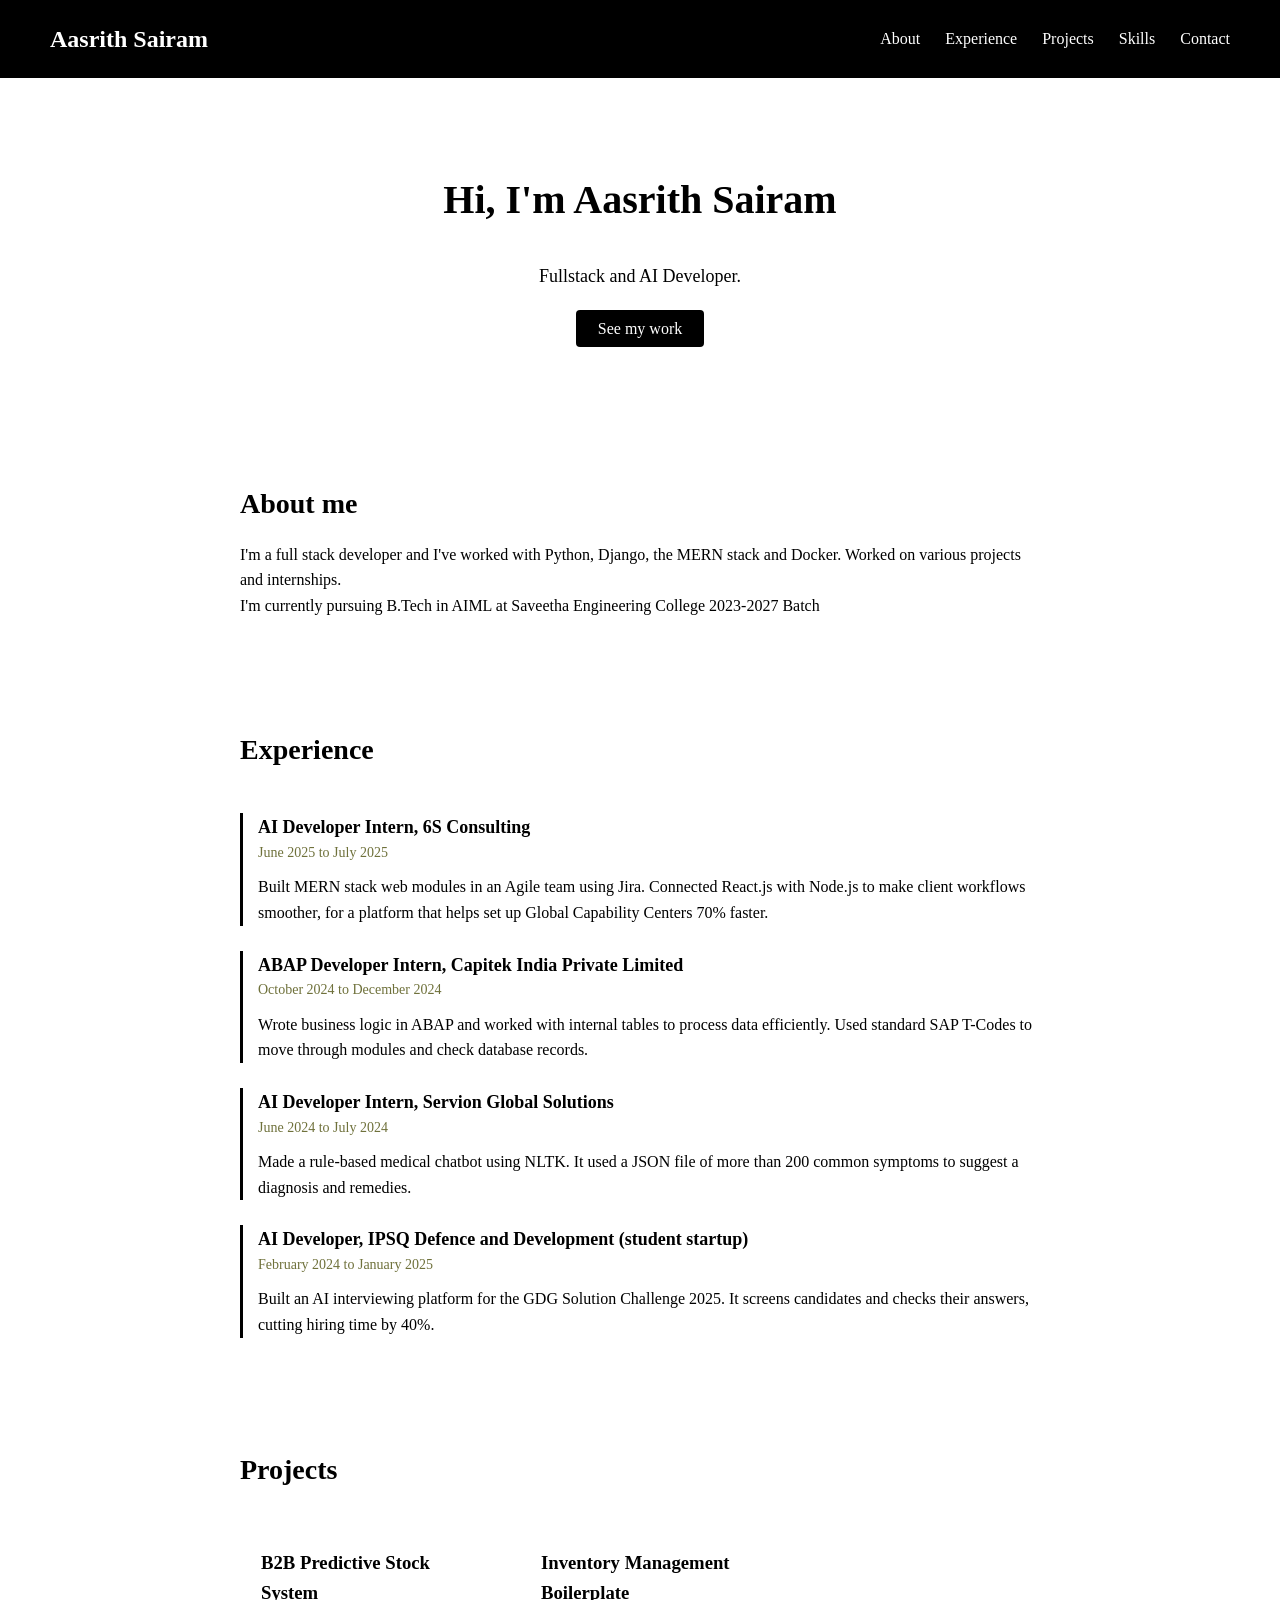
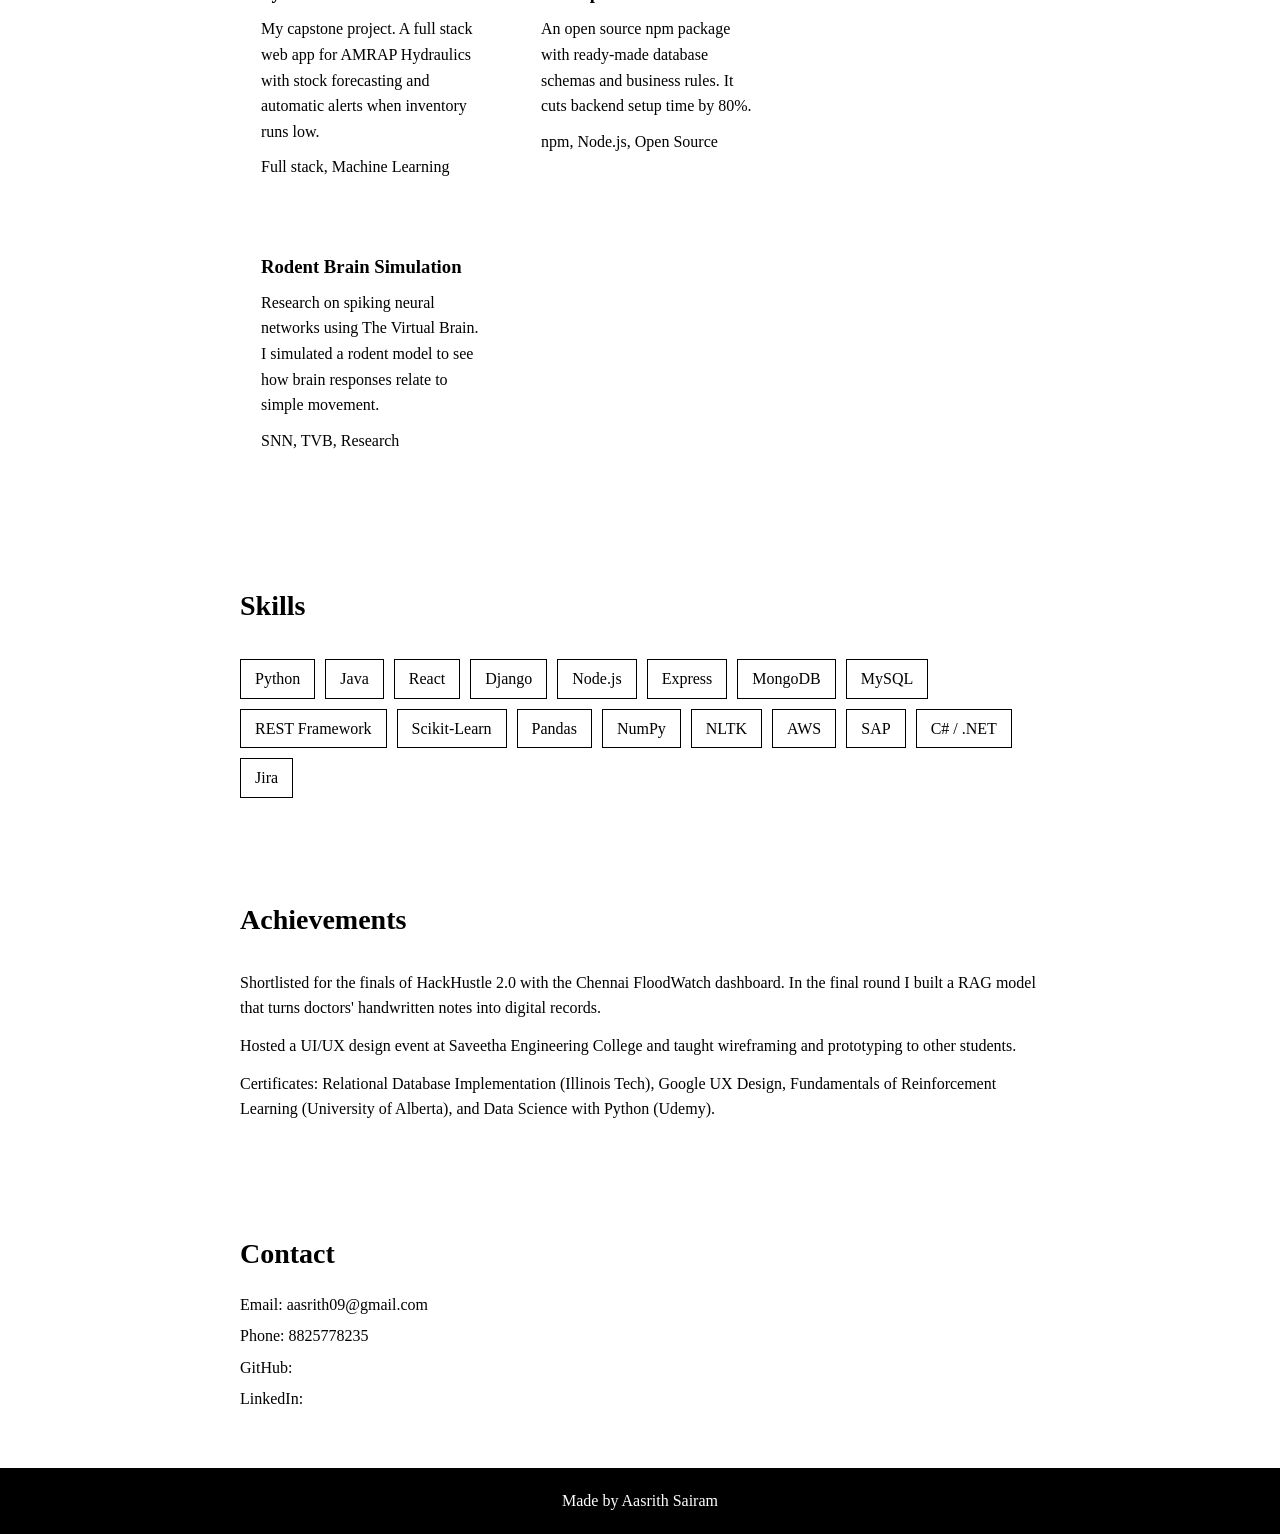
<file: portfolio/portfolio/index.html>
<html>

<head>

  <title>Aasrith Sairam - Full Stack Developer</title>
  <link rel="stylesheet" href="style.css">
</head>

<body>

  <header>
    <h1>Aasrith Sairam</h1>
    <ul>
      <li><a href="#about">About</a></li>
      <li><a href="#experience">Experience</a></li>
      <li><a href="#projects">Projects</a></li>
      <li><a href="#skills">Skills</a></li>
      <li><a href="#contact">Contact</a></li>
    </ul>
  </header>

  <section class="intro">
    <h2>Hi, I'm Aasrith Sairam</h2>
    <p>Fullstack and AI Developer.</p>
    <a class="button" href="#projects">See my work</a>
  </section>

  <section id="about">
    <h2>About me</h2>
    <p>I'm a full stack developer and I've worked with Python, Django, the MERN stack and Docker.
      Worked on various projects and internships.
      <br>
      I'm currently pursuing B.Tech in AIML at Saveetha Engineering College
      2023-2027 Batch
    </p>
  </section>

  <section id="experience">
    <h2>Experience</h2>
    <div class="job">
      <h3>AI Developer Intern, 6S Consulting</h3>
      <p class="date">June 2025 to July 2025</p>
      <p>Built MERN stack web modules in an Agile team using Jira. Connected React.js with Node.js to make client
        workflows smoother, for a platform that helps set up Global Capability Centers 70% faster.</p>

    </div>

    <div class="job">
      <h3>ABAP Developer Intern, Capitek India Private Limited</h3>
      <p class="date">October 2024 to December 2024</p>
      <p>Wrote business logic in ABAP and worked with internal tables to process data efficiently. Used standard SAP
        T-Codes to move through modules and check database records.</p>
    </div>

    <div class="job">
      <h3>AI Developer Intern, Servion Global Solutions</h3>
      <p class="date">June 2024 to July 2024</p>
      <p>Made a rule-based medical chatbot using NLTK. It used a JSON file of more than 200 common symptoms to suggest a
        diagnosis and remedies.</p>
    </div>

    <div class="job">
      <h3>AI Developer, IPSQ Defence and Development (student startup)</h3>
      <p class="date">February 2024 to January 2025</p>
      <p>Built an AI interviewing platform for the GDG Solution Challenge 2025. It screens candidates and checks their
        answers, cutting hiring time by 40%.</p>

    </div>
  </section>

  <section id="projects">
    <h2>Projects</h2>
    <div class="cards">
      <div class="card">
        <h3>B2B Predictive Stock System</h3>
        <p>My capstone project. A full stack web app for AMRAP Hydraulics with stock forecasting and automatic alerts
          when inventory runs low.</p>
        <p class="tech">Full stack, Machine Learning</p>
      </div>
      <div class="card">
        <h3>Inventory Management Boilerplate</h3>
        <p>An open source npm package with ready-made database schemas and business rules. It cuts backend setup time by
          80%.</p>
        <p class="tech">npm, Node.js, Open Source</p>
      </div>
      <div class="card">
        <h3>Rodent Brain Simulation</h3>
        <p>Research on spiking neural networks using The Virtual Brain. I simulated a rodent model to see how brain
          responses relate to simple movement.</p>
        <p class="tech">SNN, TVB, Research</p>
      </div>
    </div>
  </section>

  <section id="skills">
    <h2>Skills</h2>
    <ul class="skills">
      <li>Python</li>
      <li>Java</li>
      <li>React</li>
      <li>Django</li>
      <li>Node.js</li>
      <li>Express</li>
      <li>MongoDB</li>
      <li>MySQL</li>
      <li>REST Framework</li>
      <li>Scikit-Learn</li>
      <li>Pandas</li>
      <li>NumPy</li>
      <li>NLTK</li>
      <li>AWS</li>
      <li>SAP</li>
      <li>C# / .NET</li>
      <li>Jira</li>
    </ul>
  </section>

  <section id="achievements">
    <h2>Achievements</h2>
    <p class="item">Shortlisted for the finals of HackHustle 2.0 with the Chennai FloodWatch dashboard. In the final
      round I built a RAG model that turns doctors' handwritten notes into digital records.</p>
    <p class="item">Hosted a UI/UX design event at Saveetha Engineering College and taught wireframing and prototyping
      to other students.</p>
    <p class="item">Certificates: Relational Database Implementation (Illinois Tech), Google UX Design, Fundamentals of
      Reinforcement Learning (University of Alberta), and Data Science with Python (Udemy).</p>
  </section>

  <section id="contact">
    <h2>Contact</h2>
    <p>Email: aasrith09@gmail.com</p>
    <p>Phone: 8825778235</p>
    <p>GitHub: <a href="https://github.com/"></a></p>
    <p>LinkedIn: <a href="https://www.linkedin.com/"></a></p>
  </section>

  <footer>
    <p>Made by Aasrith Sairam</p>
  </footer>

</body>

</html>
</file>
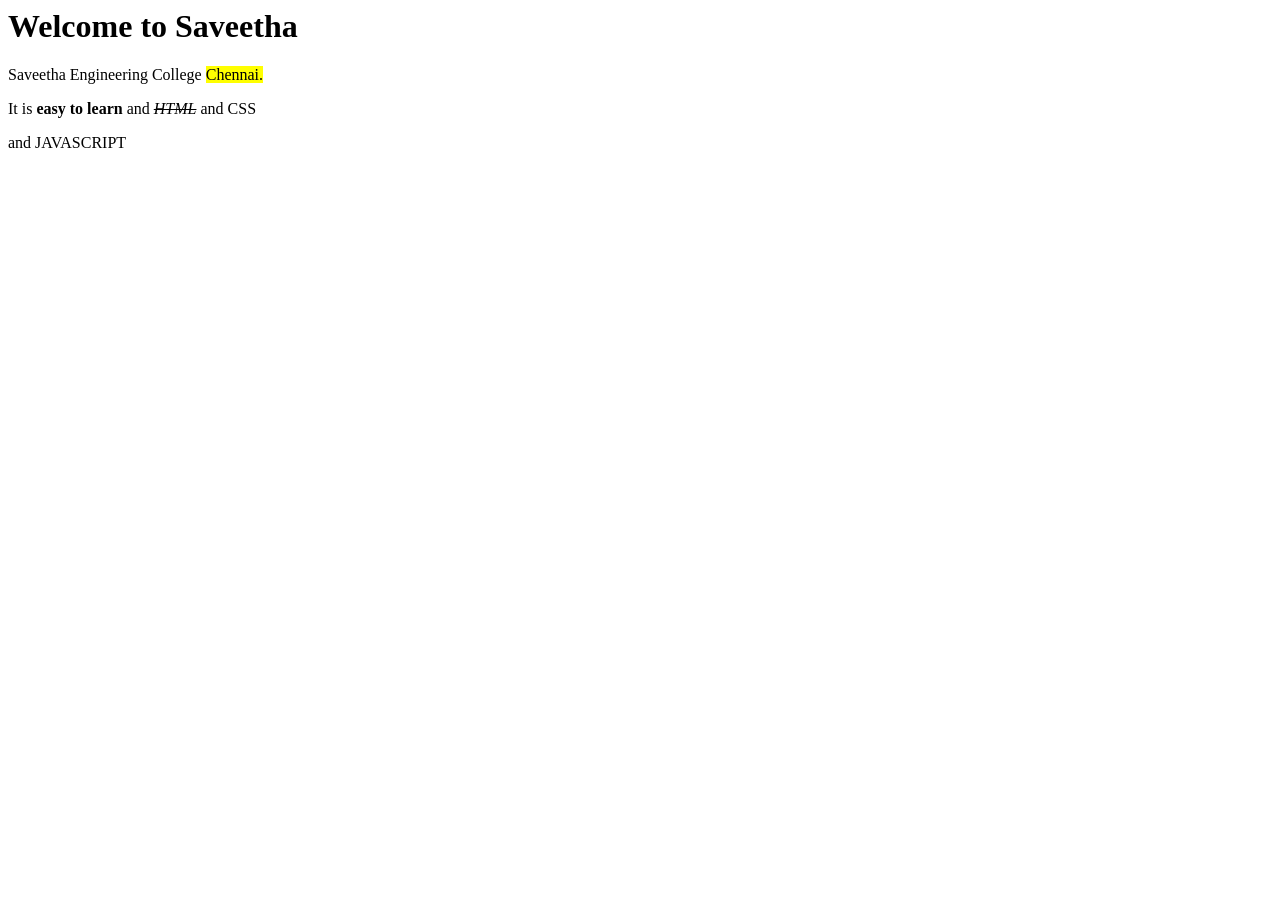
<file: Frontend/Demo.html>
<html>

<head>
    <title>
        Demo
    </title>
</head>

<body>
    <h1>Welcome to Saveetha</h1>
    <p>Saveetha Engineering College <mark>Chennai.</mark></p>
    <p>It is <b>easy to learn</b> and <del><em>HTML</em></del> and CSS</p>
    <p>and JAVASCRIPT</p>
</body>

</html>
</file>
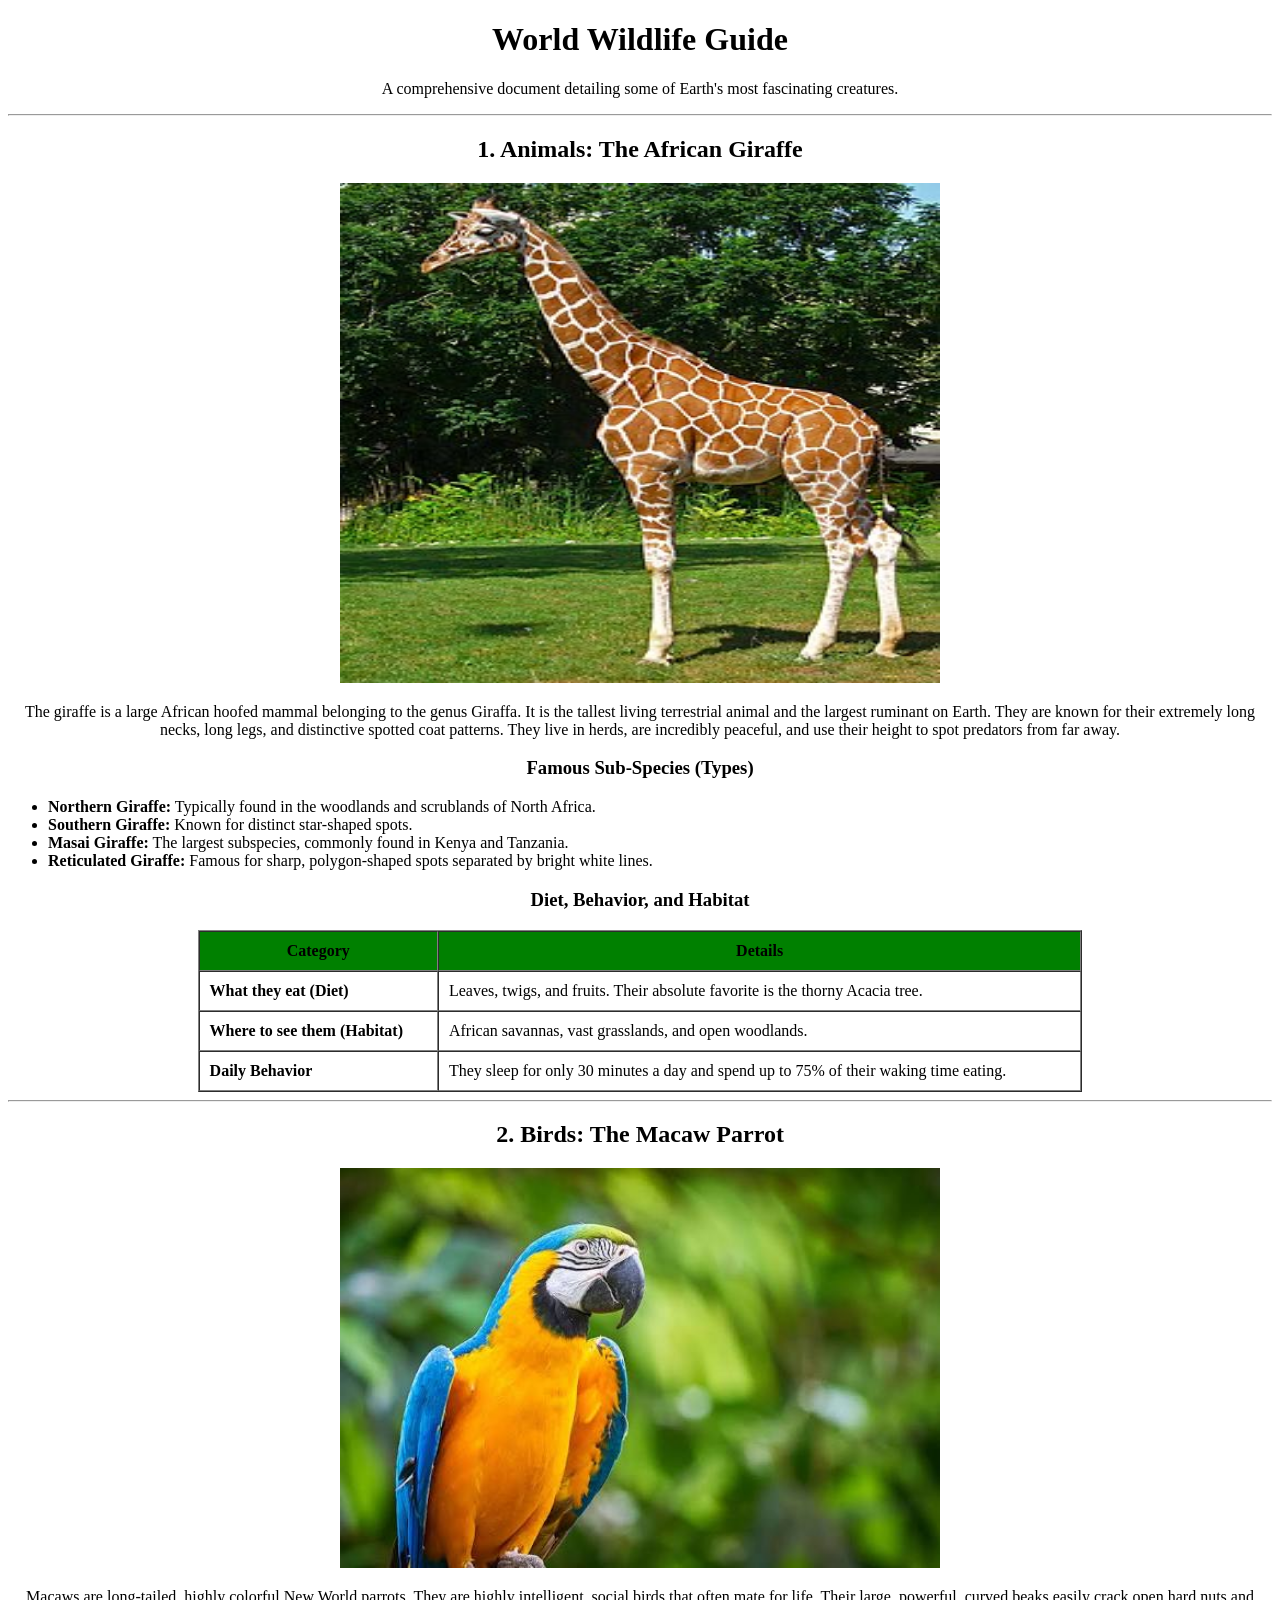
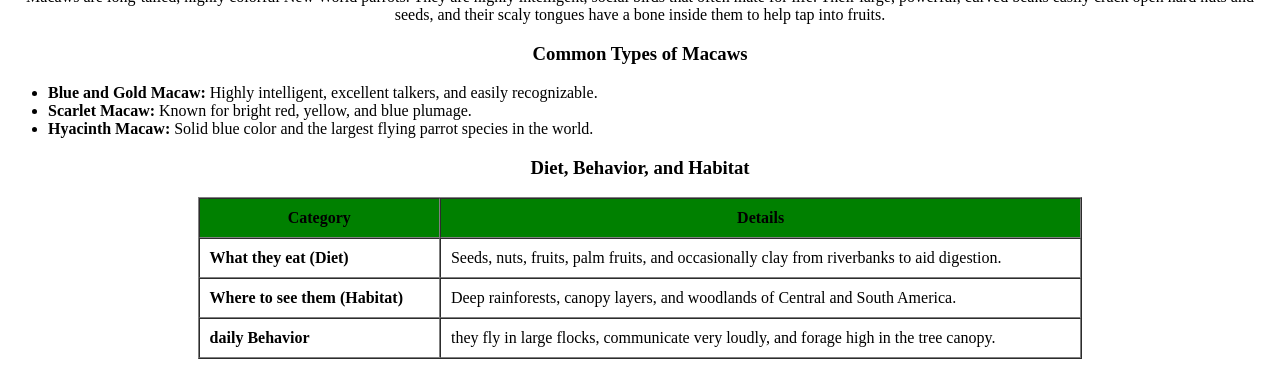
<file: Frontend/Girafee.html>
<!DOCTYPE html>
<html>

<head>
    <title>World Wildlife Guide</title>
</head>

<body>

    <center>
        <h1>World Wildlife Guide</h1>
        <p>A comprehensive document detailing some of Earth's most fascinating creatures.</p>
        <hr>

        <h2>1. Animals: The African Giraffe</h2>

        <img src="girafee.jpg" alt="Picture of a Giraffe on the savanna" width="600" height="500">

        <p>The giraffe is a large African hoofed mammal belonging to the genus Giraffa. It is the tallest living
            terrestrial animal and the largest ruminant on Earth. They are known for their extremely long necks, long
            legs, and distinctive spotted coat patterns. They live in herds, are incredibly peaceful, and use their
            height to spot predators from far away.</p>

        <h3>Famous Sub-Species (Types)</h3>
    </center>

    <ul>
        <li><b>Northern Giraffe:</b> Typically found in the woodlands and scrublands of North Africa.</li>
        <li><b>Southern Giraffe:</b> Known for distinct star-shaped spots.</li>
        <li><b>Masai Giraffe:</b> The largest subspecies, commonly found in Kenya and Tanzania.</li>
        <li><b>Reticulated Giraffe:</b> Famous for sharp, polygon-shaped spots separated by bright white lines.</li>
    </ul>

    <center>
        <h3>Diet, Behavior, and Habitat</h3>
        <table border="1" cellpadding="10" cellspacing="0" width="70%">
            <tr bgcolor="green">
                <th>
                    Category
                </th>
                <th>
                    Details
                </th>
            </tr>
            <tr>
                <td><b>What they eat (Diet)</b></td>
                <td>Leaves, twigs, and fruits. Their absolute favorite is the thorny Acacia tree.</td>
            </tr>
            <tr>
                <td><b>Where to see them (Habitat)</b></td>
                <td>African savannas, vast grasslands, and open woodlands.</td>
            </tr>
            <tr>
                <td><b>Daily Behavior</b></td>
                <td>They sleep for only 30 minutes a day and spend up to 75% of their waking time eating.</td>
            </tr>
        </table>

        <hr>

        <h2>2. Birds: The Macaw Parrot</h2>

        <img src="macaw.jpeg" alt="Picture of a colorful Macaw" width="600" height="400">

        <p>Macaws are long-tailed, highly colorful New World parrots. They are highly intelligent, social birds that
            often mate for life. Their large, powerful, curved beaks easily crack open hard nuts and seeds, and their
            scaly tongues have a bone inside them to help tap into fruits.</p>

        <h3>Common Types of Macaws</h3>
    </center>

    <ul>
        <li><b>Blue and Gold Macaw:</b> Highly intelligent, excellent talkers, and easily recognizable.</li>
        <li><b>Scarlet Macaw:</b> Known for bright red, yellow, and blue plumage.</li>
        <li><b>Hyacinth Macaw:</b> Solid blue color and the largest flying parrot species in the world.</li>
    </ul>

    <center>
        <h3>Diet, Behavior, and Habitat</h3>
        <table border="1" cellpadding="10" cellspacing="0" width="70%">
            <tr bgcolor="green">
                <th>
                    Category
                </th>
                <th>
                    Details
                </th>
            </tr>
            <tr>
                <td><b>What they eat (Diet)</b></td>
                <td>Seeds, nuts, fruits, palm fruits, and occasionally clay from riverbanks to aid digestion.</td>
            </tr>
            <tr>
                <td><b>Where to see them (Habitat)</b></td>
                <td>Deep rainforests, canopy layers, and woodlands of Central and South America.</td>
            </tr>
            <tr>
                <td><b>daily Behavior</b></td>
                <td>they fly in large flocks, communicate very loudly, and forage high in the tree canopy.</td>
            </tr>
        </table>
    </center>

</body>

</html>
</file>
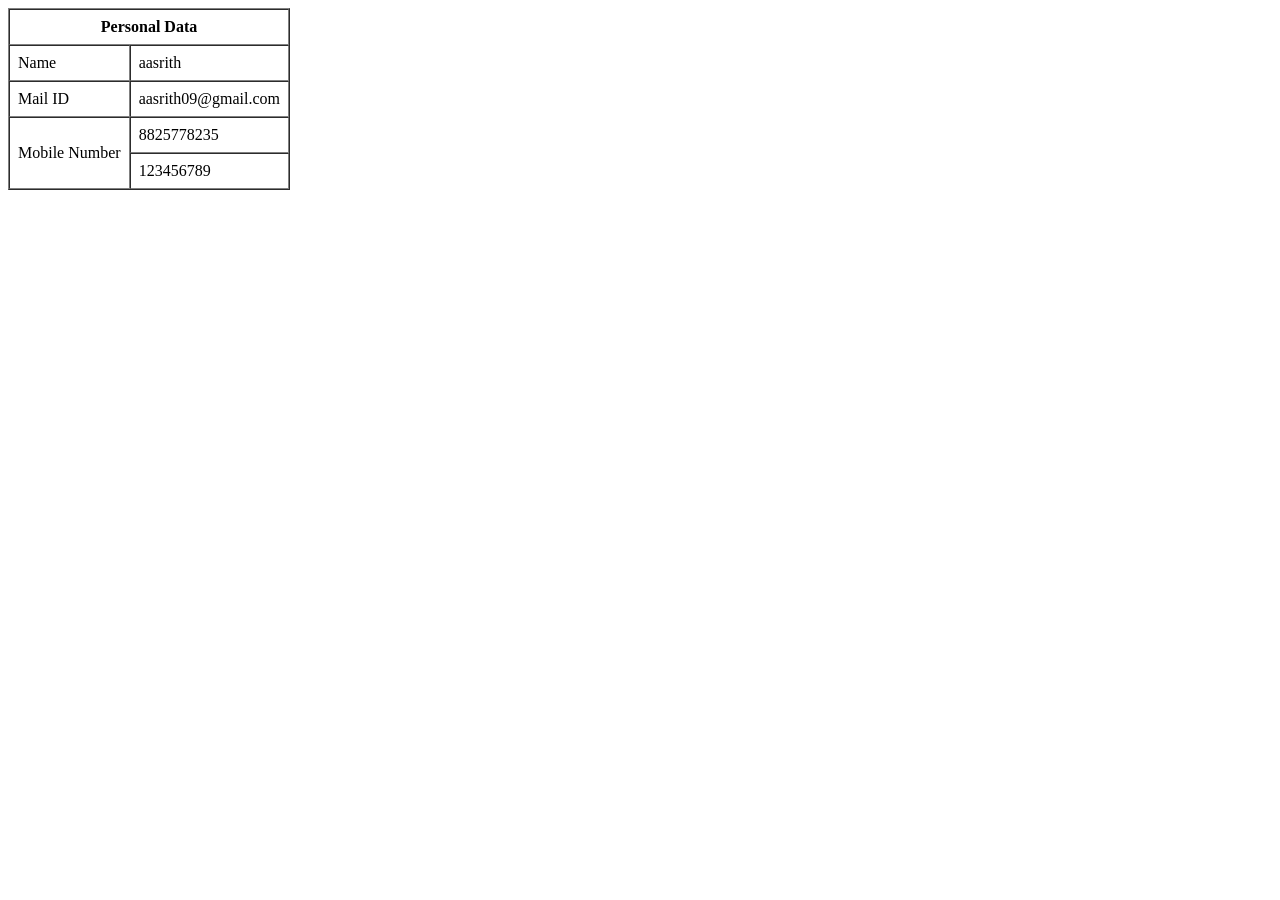
<file: Frontend/Table.html>
<!DOCTYPE html>
<html>

<head>
    <title>Personal Data Table</title>
</head>

<body>

    <table border="1" cellpadding="8" cellspacing="0">
        <tr>
            <th colspan="2">Personal Data</th>
        </tr>
        <tr>
            <td>Name</td>
            <td>aasrith</td>
        </tr>
        <tr>
            <td>Mail ID</td>
            <td>aasrith09@gmail.com</td>
        </tr>
        <tr>
            <td rowspan="2">Mobile Number</td>
            <td>8825778235</td>
        </tr>
        <tr>
            <td>123456789</td>
        </tr>
    </table>

</body>

</html>
</file>
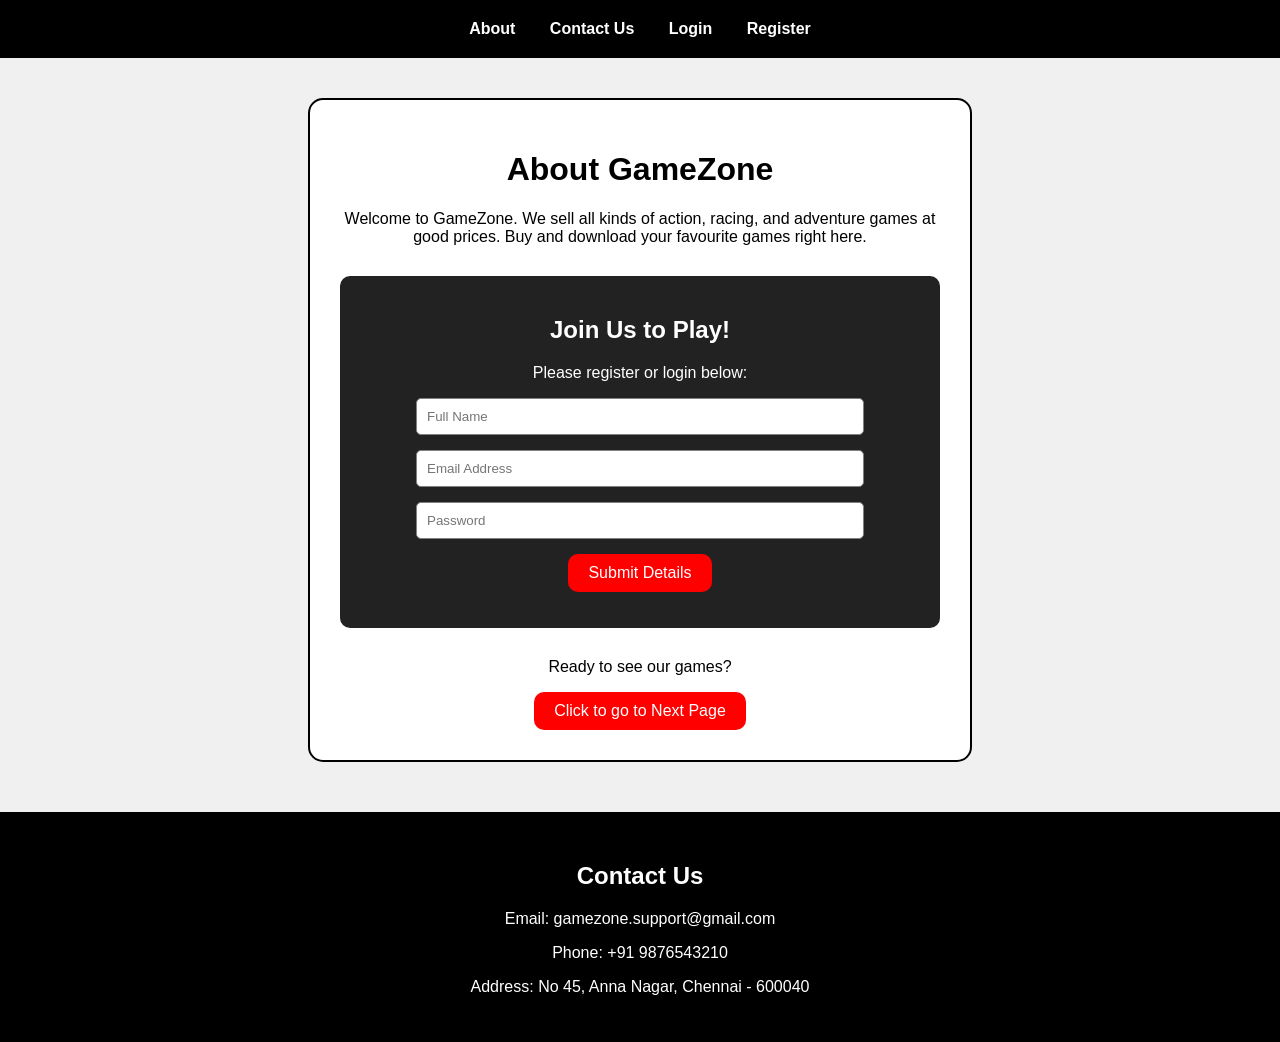
<file: task_frontend/forms.html>
<html>

<head>

    <title>About Us - GameZone</title>
    <style>
        body {
            margin: 0%;
            padding: 0%;
            font-family: Arial, sans-serif;
            background-color: #f0f0f0;
        }

        header {
            background-color: black;
            padding: 20px;
            text-align: center;
        }

        header a {
            color: white;
            text-decoration: none;
            margin: 0 15px;
            font-weight: bold;
        }

        header a:hover {
            color: red;
        }

        .main-content {
            background-color: white;
            width: 600px;
            margin: 40px auto;
            padding: 30px;
            border: 2px solid black;
            border-radius: 15px;
            text-align: center;
        }

        .form-area {
            background-color: #222;
            color: white;
            padding: 20px;
            border-radius: 10px;
            margin-top: 30px;
        }

        input {
            width: 80%;
            padding: 10px;
            margin-bottom: 15px;
            border: 1px solid gray;
            border-radius: 5px;
        }

        button {
            background-color: red;
            color: white;
            padding: 10px 20px;
            border: none;
            border-radius: 10px;
            font-size: 16px;
            cursor: pointer;
        }

        .next-page {
            margin-top: 30px;
        }

        footer {
            background-color: black;
            color: white;
            padding: 30px;
            text-align: center;
            margin-top: 50px;
        }
    </style>
</head>

<body>

    <header>
        <nav>
            <a href="#">About</a>
            <a href="#contact">Contact Us</a>
            <a href="#">Login</a>
            <a href="#">Register</a>
        </nav>
    </header>

    <div class="main-content">
        <h1>About GameZone</h1>
        <p>Welcome to GameZone. We sell all kinds of action, racing, and adventure games at good prices. Buy and
            download your favourite games right here.</p>

        <div class="form-area">
            <h2>Join Us to Play!</h2>
            <p>Please register or login below:</p>

            <form action="#">
                <input type="text" placeholder="Full Name" required>
                <input type="email" placeholder="Email Address" required>
                <input type="password" placeholder="Password" required>
                <button type="submit">Submit Details</button>
            </form>
        </div>

        <div class="next-page">
            <p>Ready to see our games?</p>
            <a href="store.html">
                <button>Click to go to Next Page</button>
            </a>
        </div>
    </div>

    <footer id="contact">
        <h2>Contact Us</h2>
        <p>Email: gamezone.support@gmail.com</p>
        <p>Phone: +91 9876543210</p>
        <p>Address: No 45, Anna Nagar, Chennai - 600040</p>
    </footer>

</body>

</html>
</file>
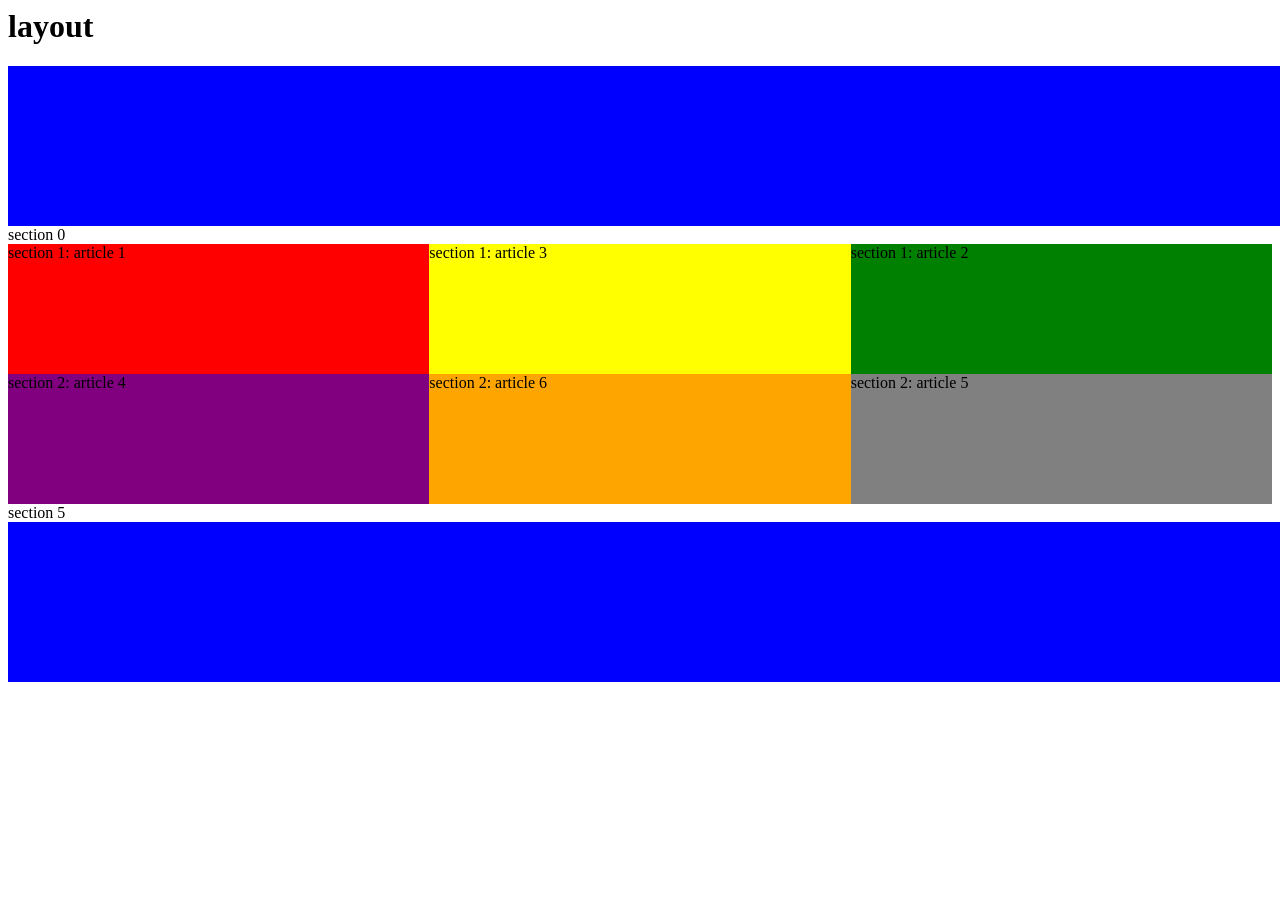
<file: task_frontend/task2.html>
<html>

<head>
    <style>
        .top-bottom-bar {
            background-color: blue;
            height: 160px;
            width: 120%;
        }

        .flex-row {
            display: flex;
            width: 100%;
        }

        .box {
            flex: 1;
            height: 130px;
        }

        .bg-red {
            background-color: red;
        }

        .bg-yellow {
            background-color: yellow;
        }

        .bg-green {
            background-color: green;
        }

        .bg-purple {
            background-color: purple;
        }

        .bg-orange {
            background-color: orange;
        }

        .bg-gray {
            background-color: gray;
        }
    </style>
</head>

<body>

    <h1>layout</h1>

    <div class="top-bottom-bar"></div>
    <div>section 0</div>

    <div class="flex-row">
        <div class="box bg-red">section 1: article 1</div>
        <div class="box bg-yellow">section 1: article 3</div>
        <div class="box bg-green">section 1: article 2</div>
    </div>

    <div class="flex-row">
        <div class="box bg-purple">section 2: article 4</div>
        <div class="box bg-orange">section 2: article 6</div>
        <div class="box bg-gray">section 2: article 5</div>
    </div>

    <div>section 5</div>
    <div class="top-bottom-bar"></div>

</body>

</html>
</file>
<file: portfolio/portfolio/style.css>
* {
  margin: 0;
  padding: 0;
  box-sizing: border-box;
}

body {
  font-family: Georgia, serif;
  background-color: #ffffff;
  color: #000000;
  line-height: 1.6;
}

a {
  color: #000000;
}

header {
  background-color: #000000;
  color: white;
  padding: 20px 50px;
  display: flex;
  justify-content: space-between;
  align-items: center;
  flex-wrap: wrap;
  gap: 10px;
}

header h1 {
  font-size: 24px;
}

header ul {
  list-style: none;
  display: flex;
  gap: 25px;
  flex-wrap: wrap;
}

header a {
  color: white;
  text-decoration: none;
}

header a:hover {
  text-decoration: underline;
}

section {
  padding: 50px;
  max-width: 900px;
  margin: 0 auto;
}

section h2 {
  font-size: 28px;
  margin-bottom: 15px;

  display: inline-block;
}

section p {
  margin-bottom: 10px;
}

.intro {
  text-align: center;
  padding-top: 90px;
  padding-bottom: 90px;
}

.intro h2 {
  font-size: 40px;
  border: none;
}

.intro p {
  font-size: 18px;
  margin: 15px 0 25px 0;
}

.button {
  background-color: #000000;
  color: white;
  padding: 10px 22px;
  text-decoration: none;
  border-radius: 4px;
}

.button:hover {
  background-color: #000000;
}

.job {
  border-left: 3px solid #000000;
  padding-left: 15px;
  margin-top: 25px;
}

.job h3 {
  font-size: 18px;
}

.date {
  color: #6f713b;
  font-size: 14px;
}

.cards {
  display: flex;
  gap: 20px;
  flex-wrap: wrap;
  margin-top: 20px;
}

.card {
  background-color: white;
  border: 1px solid #ffffff;
  padding: 20px;
  width: 260px;
}

.card h3 {
  margin-bottom: 8px;
}



.skills {
  list-style: none;
  display: flex;
  gap: 10px;
  flex-wrap: wrap;
  margin-top: 15px;
}

.skills li {
  border: 1px solid #000000;
  padding: 6px 14px;
}

.item {
  margin-top: 12px;
}

#contact p {
  margin-bottom: 6px;
}

footer {
  background-color: #000000;
  color: white;
  text-align: center;
  padding: 20px;
}
</file>
